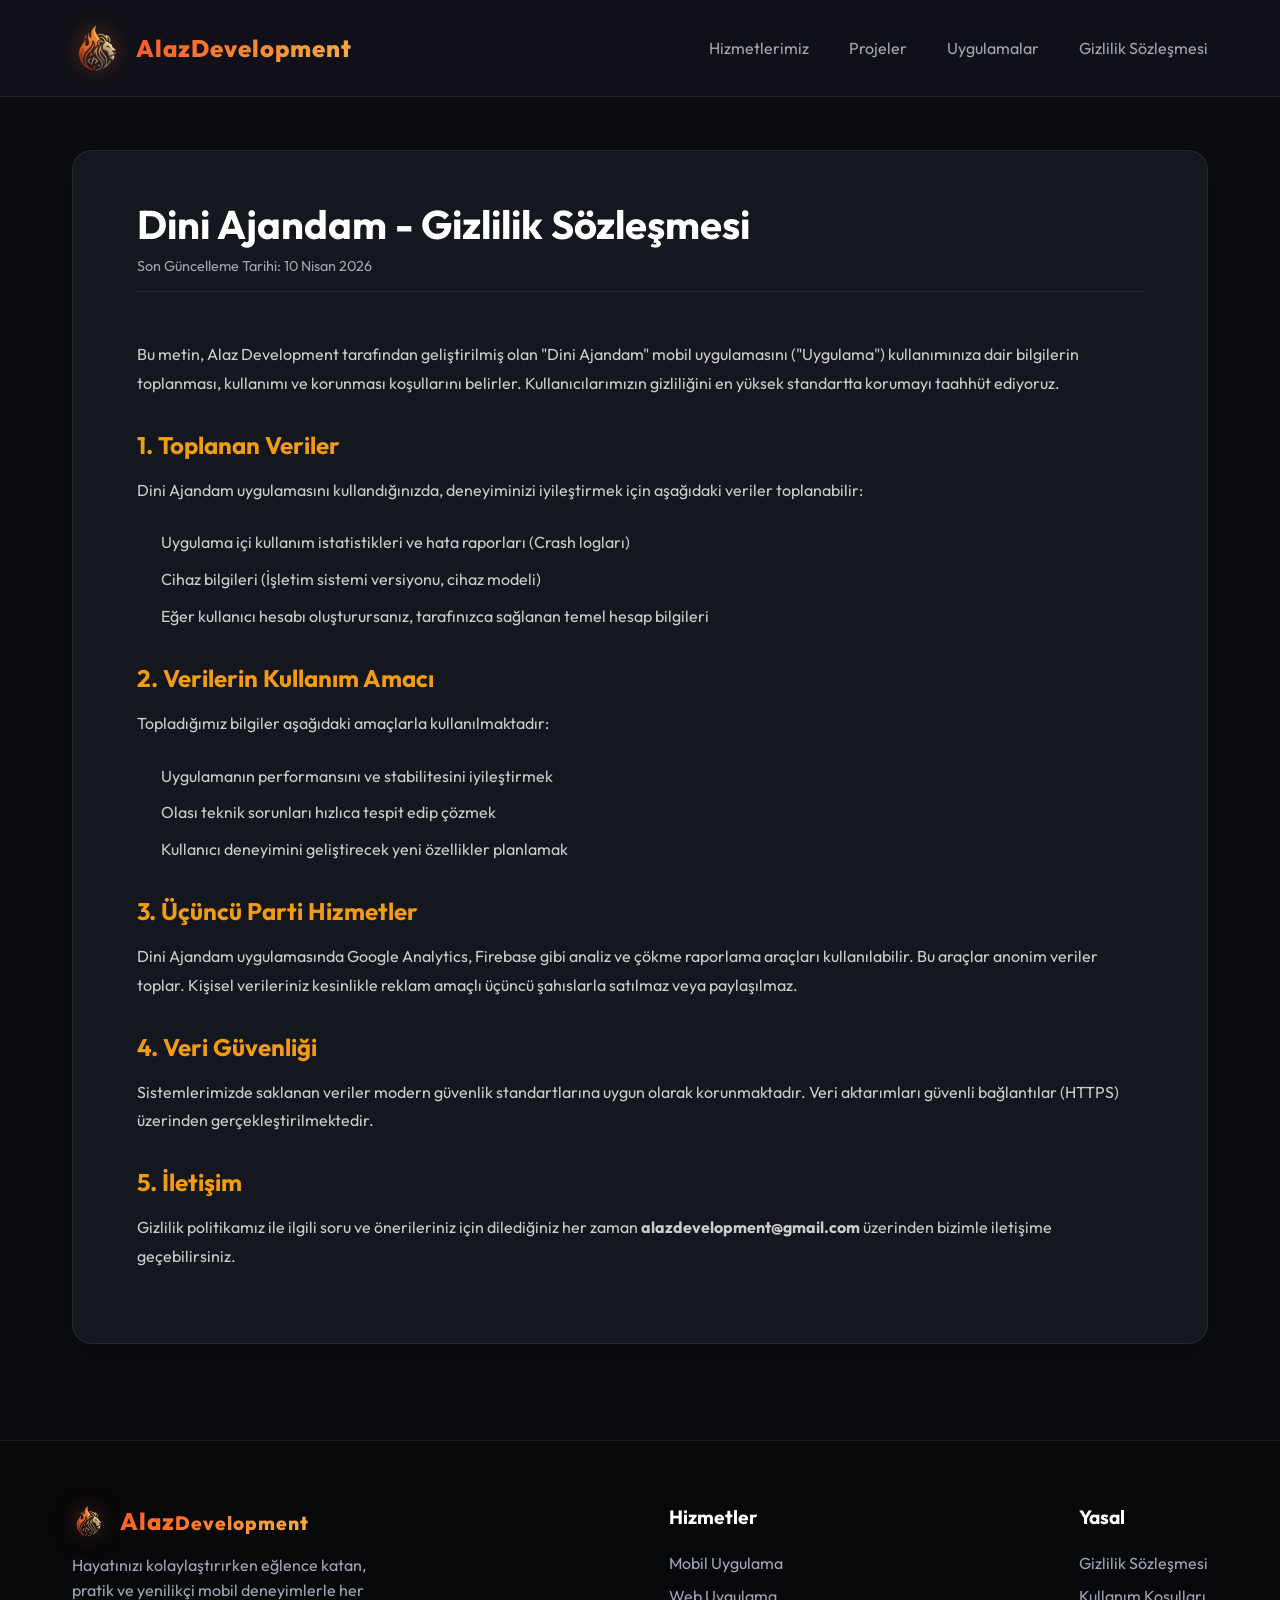
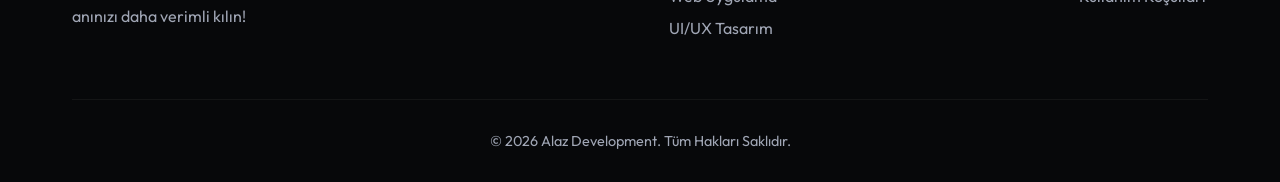
<file: dini-ajandam-gizlilik.html>
<!DOCTYPE html>
<html lang="tr">

<head>
    <meta charset="UTF-8">
    <meta name="viewport" content="width=device-width, initial-scale=1.0">
    <title>Dini Ajandam - Gizlilik Sözleşmesi | Alaz Development</title>
    <meta name="description" content="Dini Ajandam uygulaması gizlilik politikası.">

    <!-- CSS -->
    <link rel="stylesheet" href="assets/css/style.css">
</head>

<body>

    <!-- Header -->
    <header>
        <div class="container nav-container">
            <a href="index" class="logo-wrapper">
                <img src="assets/img/logo.png" alt="Alaz Development Logo">
                <span class="logo-text text-gradient">Alaz<span style="color: white">Development</span></span>
            </a>
            <nav>
                <ul>
                    <li><a href="index#hizmetler">Hizmetlerimiz</a></li>
                    <li><a href="index">Projeler</a></li>
                    <li><a href="uygulamalar">Uygulamalar</a></li>
                    <li><a href="gizlilik-sozlesmesi">Gizlilik Sözleşmesi</a></li>
                </ul>
            </nav>
        </div>
    </header>

    <!-- Legal Content -->
    <main class="legal-page">
        <div class="container">
            <div class="legal-content">
                <h1>Dini Ajandam - Gizlilik Sözleşmesi</h1>
                <div class="legal-meta">Son Güncelleme Tarihi: 10 Nisan 2026</div>

                <p>Bu metin, Alaz Development tarafından geliştirilmiş olan "Dini Ajandam" mobil uygulamasını
                    ("Uygulama")
                    kullanımınıza dair bilgilerin toplanması, kullanımı ve korunması koşullarını belirler.
                    Kullanıcılarımızın gizliliğini en
                    yüksek standartta korumayı taahhüt ediyoruz.</p>

                <h2>1. Toplanan Veriler</h2>
                <p>Dini Ajandam uygulamasını kullandığınızda, deneyiminizi iyileştirmek için aşağıdaki veriler
                    toplanabilir:</p>
                <ul>
                    <li>Uygulama içi kullanım istatistikleri ve hata raporları (Crash logları)</li>
                    <li>Cihaz bilgileri (İşletim sistemi versiyonu, cihaz modeli)</li>
                    <li>Eğer kullanıcı hesabı oluşturursanız, tarafınızca sağlanan temel hesap bilgileri</li>
                </ul>

                <h2>2. Verilerin Kullanım Amacı</h2>
                <p>Topladığımız bilgiler aşağıdaki amaçlarla kullanılmaktadır:</p>
                <ul>
                    <li>Uygulamanın performansını ve stabilitesini iyileştirmek</li>
                    <li>Olası teknik sorunları hızlıca tespit edip çözmek</li>
                    <li>Kullanıcı deneyimini geliştirecek yeni özellikler planlamak</li>
                </ul>

                <h2>3. Üçüncü Parti Hizmetler</h2>
                <p>Dini Ajandam uygulamasında Google Analytics, Firebase gibi analiz ve çökme raporlama araçları
                    kullanılabilir.
                    Bu araçlar anonim veriler toplar. Kişisel verileriniz kesinlikle reklam amaçlı üçüncü şahıslarla
                    satılmaz veya paylaşılmaz.</p>

                <h2>4. Veri Güvenliği</h2>
                <p>Sistemlerimizde saklanan veriler modern güvenlik standartlarına uygun olarak korunmaktadır.
                    Veri aktarımları güvenli bağlantılar (HTTPS) üzerinden gerçekleştirilmektedir.</p>

                <h2>5. İletişim</h2>
                <p>Gizlilik politikamız ile ilgili soru ve önerileriniz için dilediğiniz her zaman
                    <strong>alazdevelopment@gmail.com</strong> üzerinden bizimle iletişime geçebilirsiniz.
                </p>
            </div>
        </div>
    </main>

    <!-- Footer -->
    <footer>
        <div class="container">
            <div class="footer-top">
                <div class="footer-brand">
                    <a href="index" class="logo-wrapper" style="margin-bottom: 1rem;">
                        <img src="assets/img/logo.png" alt="Alaz Development Logo" style="height: 32px">
                        <span class="logo-text text-gradient">Alaz<span
                                style="color: white; font-size: 1.2rem;">Development</span></span>
                    </a>
                    <p>Hayatınızı kolaylaştırırken eğlence katan, pratik ve yenilikçi mobil deneyimlerle her anınızı
                        daha verimli kılın!</p>
                </div>

                <div class="footer-links">
                    <h4>Hizmetler</h4>
                    <ul>
                        <li><a href="index#hizmetler">Mobil Uygulama</a></li>
                        <li><a href="index#hizmetler">Web Uygulama</a></li>
                        <li><a href="index#hizmetler">UI/UX Tasarım</a></li>
                    </ul>
                </div>

                <div class="footer-links">
                    <h4>Yasal</h4>
                    <ul>
                        <li><a href="gizlilik-sozlesmesi">Gizlilik Sözleşmesi</a></li>
                        <li><a href="#">Kullanım Koşulları</a></li>
                    </ul>
                </div>
            </div>

            <div class="footer-bottom">
                <p>&copy; 2026 Alaz Development. Tüm Hakları Saklıdır.</p>
            </div>
        </div>
    </footer>

</body>

</html>
</file>
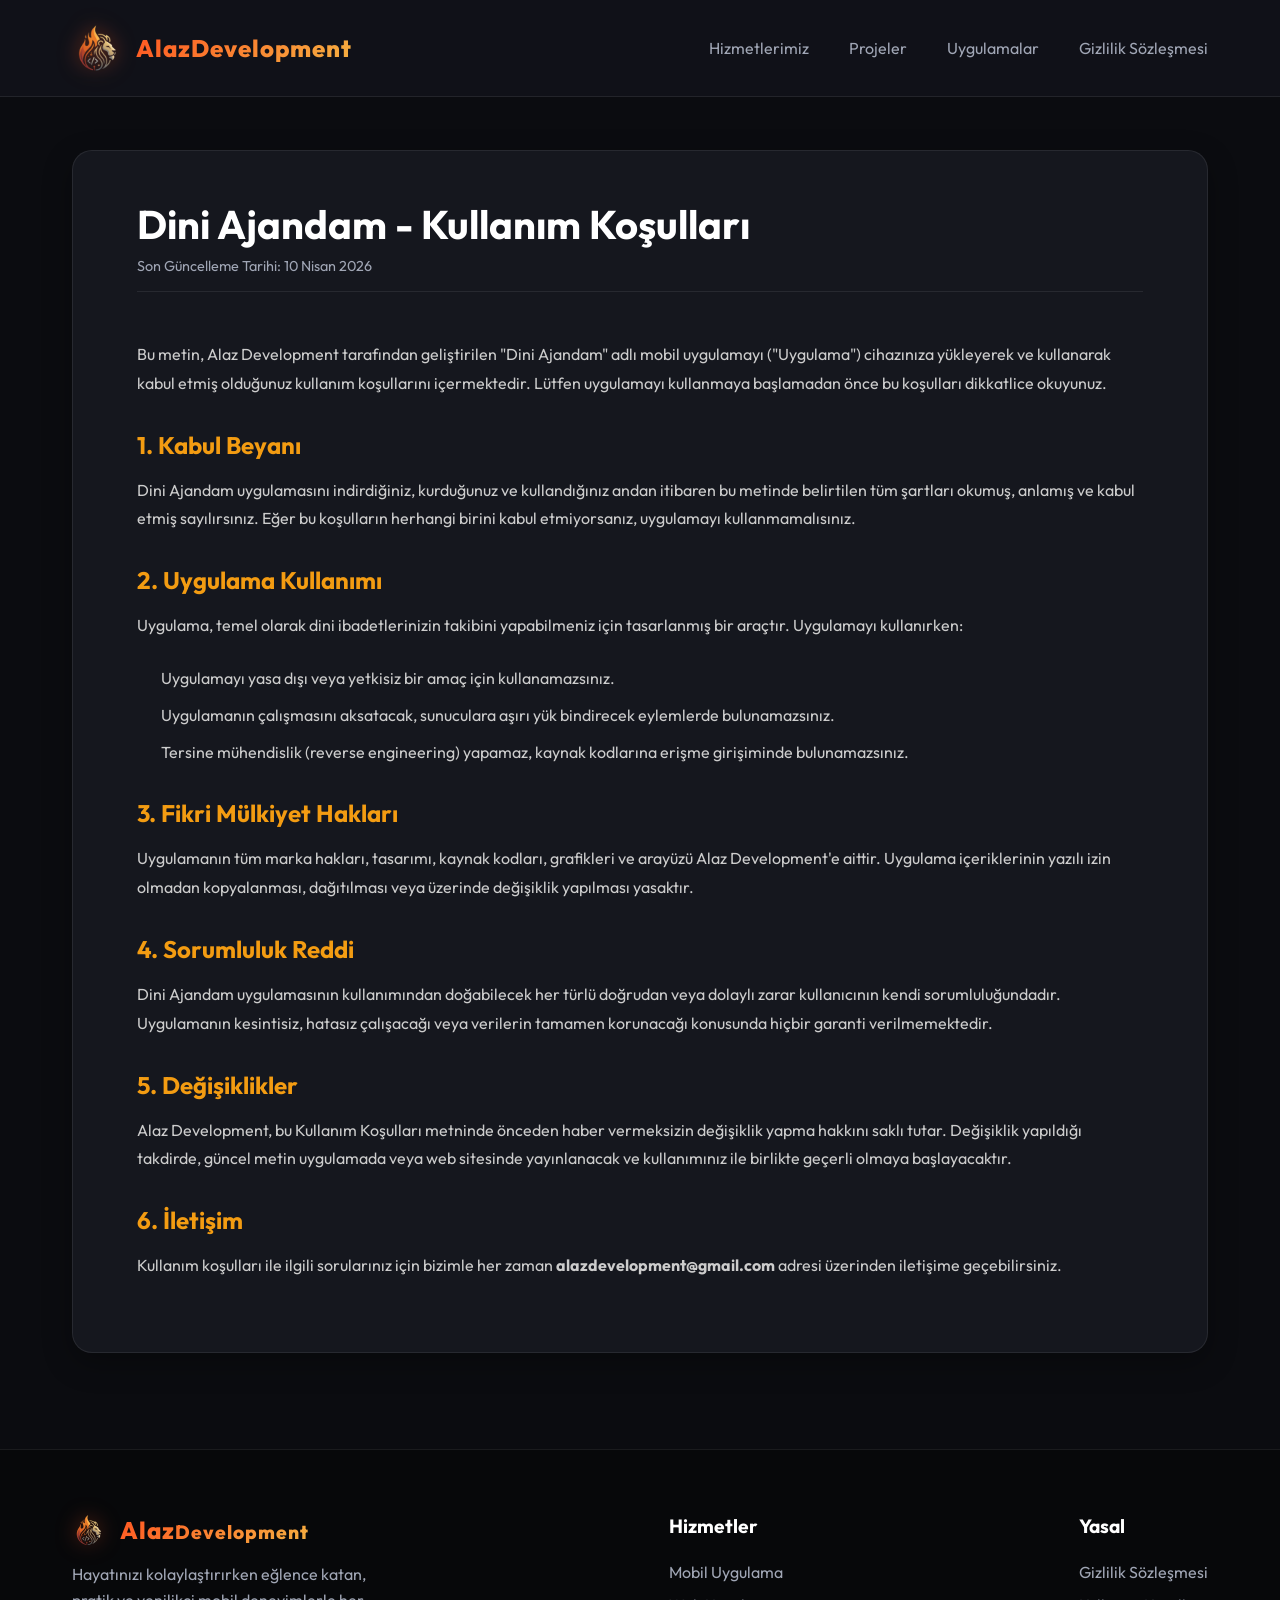
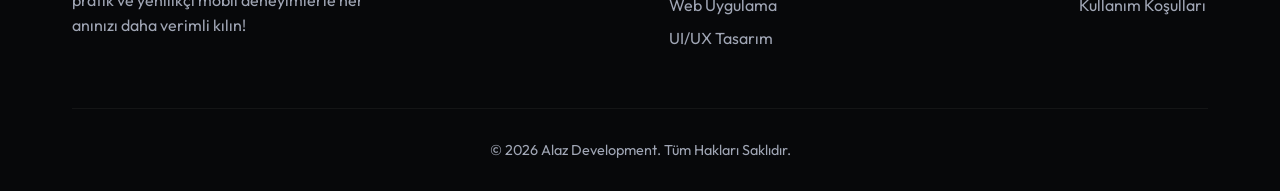
<file: dini-ajandam-kosullar.html>
<!DOCTYPE html>
<html lang="tr">

<head>
    <meta charset="UTF-8">
    <meta name="viewport" content="width=device-width, initial-scale=1.0">
    <title>Dini Ajandam - Kullanım Koşulları | Alaz Development</title>
    <meta name="description" content="Dini Ajandam uygulaması kullanım koşulları.">

    <!-- CSS -->
    <link rel="stylesheet" href="assets/css/style.css">
</head>

<body>

    <!-- Header -->
    <header>
        <div class="container nav-container">
            <a href="index" class="logo-wrapper">
                <img src="assets/img/logo.png" alt="Alaz Development Logo">
                <span class="logo-text text-gradient">Alaz<span style="color: white">Development</span></span>
            </a>
            <nav>
                <ul>
                    <li><a href="index#hizmetler">Hizmetlerimiz</a></li>
                    <li><a href="index">Projeler</a></li>
                    <li><a href="uygulamalar">Uygulamalar</a></li>
                    <li><a href="gizlilik-sozlesmesi">Gizlilik Sözleşmesi</a></li>
                </ul>
            </nav>
        </div>
    </header>

    <!-- Legal Content -->
    <main class="legal-page">
        <div class="container">
            <div class="legal-content">
                <h1>Dini Ajandam - Kullanım Koşulları</h1>
                <div class="legal-meta">Son Güncelleme Tarihi: 10 Nisan 2026</div>

                <p>Bu metin, Alaz Development tarafından geliştirilen "Dini Ajandam" adlı mobil uygulamayı ("Uygulama")
                    cihazınıza
                    yükleyerek ve kullanarak kabul etmiş olduğunuz kullanım koşullarını içermektedir. Lütfen uygulamayı
                    kullanmaya başlamadan
                    önce bu koşulları dikkatlice okuyunuz.</p>

                <h2>1. Kabul Beyanı</h2>
                <p>Dini Ajandam uygulamasını indirdiğiniz, kurduğunuz ve kullandığınız andan itibaren bu metinde
                    belirtilen tüm şartları okumuş,
                    anlamış ve kabul etmiş sayılırsınız. Eğer bu koşulların herhangi birini kabul etmiyorsanız,
                    uygulamayı kullanmamalısınız.</p>

                <h2>2. Uygulama Kullanımı</h2>
                <p>Uygulama, temel olarak dini ibadetlerinizin takibini yapabilmeniz için tasarlanmış bir araçtır.
                    Uygulamayı kullanırken:</p>
                <ul>
                    <li>Uygulamayı yasa dışı veya yetkisiz bir amaç için kullanamazsınız.</li>
                    <li>Uygulamanın çalışmasını aksatacak, sunuculara aşırı yük bindirecek eylemlerde bulunamazsınız.
                    </li>
                    <li>Tersine mühendislik (reverse engineering) yapamaz, kaynak kodlarına erişme girişiminde
                        bulunamazsınız.</li>
                </ul>

                <h2>3. Fikri Mülkiyet Hakları</h2>
                <p>Uygulamanın tüm marka hakları, tasarımı, kaynak kodları, grafikleri ve arayüzü Alaz Development'e
                    aittir.
                    Uygulama içeriklerinin yazılı izin olmadan kopyalanması, dağıtılması veya üzerinde değişiklik
                    yapılması yasaktır.</p>

                <h2>4. Sorumluluk Reddi</h2>
                <p>Dini Ajandam uygulamasının kullanımından doğabilecek her türlü doğrudan veya dolaylı zarar
                    kullanıcının kendi sorumluluğundadır.
                    Uygulamanın kesintisiz, hatasız çalışacağı veya verilerin tamamen korunacağı konusunda hiçbir
                    garanti verilmemektedir.</p>

                <h2>5. Değişiklikler</h2>
                <p>Alaz Development, bu Kullanım Koşulları metninde önceden haber vermeksizin değişiklik yapma hakkını
                    saklı tutar.
                    Değişiklik yapıldığı takdirde, güncel metin uygulamada veya web sitesinde yayınlanacak ve
                    kullanımınız ile birlikte
                    geçerli olmaya başlayacaktır.</p>

                <h2>6. İletişim</h2>
                <p>Kullanım koşulları ile ilgili sorularınız için bizimle her zaman
                    <strong>alazdevelopment@gmail.com</strong> adresi üzerinden iletişime geçebilirsiniz.
                </p>
            </div>
        </div>
    </main>

    <!-- Footer -->
    <footer>
        <div class="container">
            <div class="footer-top">
                <div class="footer-brand">
                    <a href="index" class="logo-wrapper" style="margin-bottom: 1rem;">
                        <img src="assets/img/logo.png" alt="Alaz Development Logo" style="height: 32px">
                        <span class="logo-text text-gradient">Alaz<span
                                style="color: white; font-size: 1.2rem;">Development</span></span>
                    </a>
                    <p>Hayatınızı kolaylaştırırken eğlence katan, pratik ve yenilikçi mobil deneyimlerle her anınızı
                        daha verimli kılın!</p>
                </div>

                <div class="footer-links">
                    <h4>Hizmetler</h4>
                    <ul>
                        <li><a href="index#hizmetler">Mobil Uygulama</a></li>
                        <li><a href="index#hizmetler">Web Uygulama</a></li>
                        <li><a href="index#hizmetler">UI/UX Tasarım</a></li>
                    </ul>
                </div>

                <div class="footer-links">
                    <h4>Yasal</h4>
                    <ul>
                        <li><a href="gizlilik-sozlesmesi">Gizlilik Sözleşmesi</a></li>
                        <li><a href="#">Kullanım Koşulları</a></li>
                    </ul>
                </div>
            </div>

            <div class="footer-bottom">
                <p>&copy; 2026 Alaz Development. Tüm Hakları Saklıdır.</p>
            </div>
        </div>
    </footer>

</body>

</html>
</file>
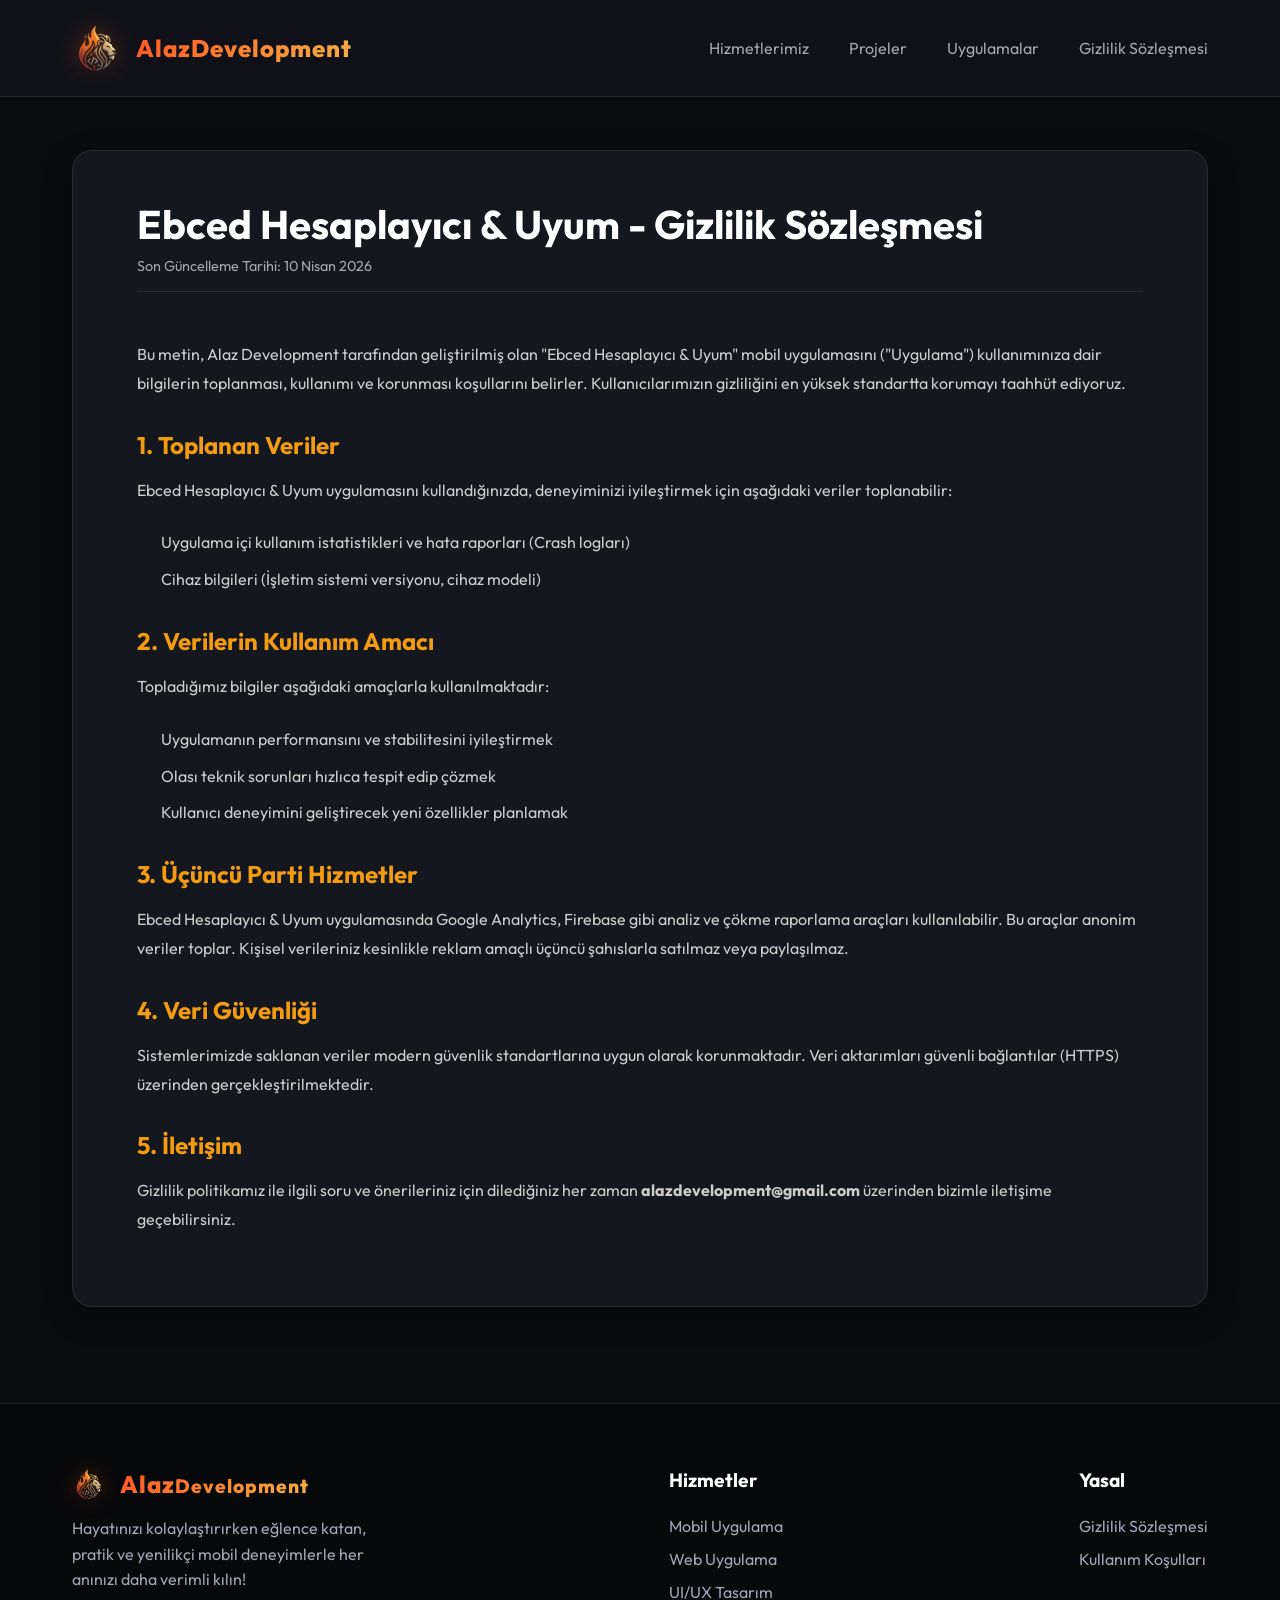
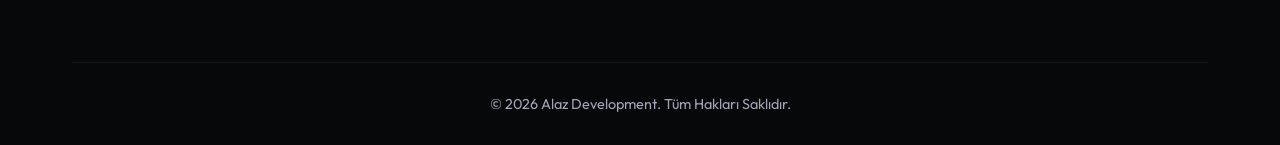
<file: ebced-hesaplayici-gizlilik.html>
<!DOCTYPE html>
<html lang="tr">

<head>
    <meta charset="UTF-8">
    <meta name="viewport" content="width=device-width, initial-scale=1.0">
    <title>Ebced Hesaplayıcı & Uyum - Gizlilik Sözleşmesi | Alaz Development</title>
    <meta name="description" content="Ebced Hesaplayıcı & Uyum uygulaması gizlilik politikası.">

    <!-- CSS -->
    <link rel="stylesheet" href="assets/css/style.css">
</head>

<body>

    <!-- Header -->
    <header>
        <div class="container nav-container">
            <a href="index" class="logo-wrapper">
                <img src="assets/img/logo.png" alt="Alaz Development Logo">
                <span class="logo-text text-gradient">Alaz<span style="color: white">Development</span></span>
            </a>
            <nav>
                <ul>
                    <li><a href="index#hizmetler">Hizmetlerimiz</a></li>
                    <li><a href="index">Projeler</a></li>
                    <li><a href="uygulamalar">Uygulamalar</a></li>
                    <li><a href="gizlilik-sozlesmesi">Gizlilik Sözleşmesi</a></li>
                </ul>
            </nav>
        </div>
    </header>

    <!-- Legal Content -->
    <main class="legal-page">
        <div class="container">
            <div class="legal-content">
                <h1>Ebced Hesaplayıcı & Uyum - Gizlilik Sözleşmesi</h1>
                <div class="legal-meta">Son Güncelleme Tarihi: 10 Nisan 2026</div>

                <p>Bu metin, Alaz Development tarafından geliştirilmiş olan "Ebced Hesaplayıcı & Uyum" mobil uygulamasını
                    ("Uygulama")
                    kullanımınıza dair bilgilerin toplanması, kullanımı ve korunması koşullarını belirler.
                    Kullanıcılarımızın gizliliğini en
                    yüksek standartta korumayı taahhüt ediyoruz.</p>

                <h2>1. Toplanan Veriler</h2>
                <p>Ebced Hesaplayıcı & Uyum uygulamasını kullandığınızda, deneyiminizi iyileştirmek için aşağıdaki veriler
                    toplanabilir:</p>
                <ul>
                    <li>Uygulama içi kullanım istatistikleri ve hata raporları (Crash logları)</li>
                    <li>Cihaz bilgileri (İşletim sistemi versiyonu, cihaz modeli)</li>
                </ul>

                <h2>2. Verilerin Kullanım Amacı</h2>
                <p>Topladığımız bilgiler aşağıdaki amaçlarla kullanılmaktadır:</p>
                <ul>
                    <li>Uygulamanın performansını ve stabilitesini iyileştirmek</li>
                    <li>Olası teknik sorunları hızlıca tespit edip çözmek</li>
                    <li>Kullanıcı deneyimini geliştirecek yeni özellikler planlamak</li>
                </ul>

                <h2>3. Üçüncü Parti Hizmetler</h2>
                <p>Ebced Hesaplayıcı & Uyum uygulamasında Google Analytics, Firebase gibi analiz ve çökme raporlama araçları
                    kullanılabilir.
                    Bu araçlar anonim veriler toplar. Kişisel verileriniz kesinlikle reklam amaçlı üçüncü şahıslarla
                    satılmaz veya paylaşılmaz.</p>

                <h2>4. Veri Güvenliği</h2>
                <p>Sistemlerimizde saklanan veriler modern güvenlik standartlarına uygun olarak korunmaktadır.
                    Veri aktarımları güvenli bağlantılar (HTTPS) üzerinden gerçekleştirilmektedir.</p>

                <h2>5. İletişim</h2>
                <p>Gizlilik politikamız ile ilgili soru ve önerileriniz için dilediğiniz her zaman
                    <strong>alazdevelopment@gmail.com</strong> üzerinden bizimle iletişime geçebilirsiniz.
                </p>
            </div>
        </div>
    </main>

    <!-- Footer -->
    <footer>
        <div class="container">
            <div class="footer-top">
                <div class="footer-brand">
                    <a href="index" class="logo-wrapper" style="margin-bottom: 1rem;">
                        <img src="assets/img/logo.png" alt="Alaz Development Logo" style="height: 32px">
                        <span class="logo-text text-gradient">Alaz<span
                                style="color: white; font-size: 1.2rem;">Development</span></span>
                    </a>
                    <p>Hayatınızı kolaylaştırırken eğlence katan, pratik ve yenilikçi mobil deneyimlerle her anınızı
                        daha verimli kılın!</p>
                </div>

                <div class="footer-links">
                    <h4>Hizmetler</h4>
                    <ul>
                        <li><a href="index#hizmetler">Mobil Uygulama</a></li>
                        <li><a href="index#hizmetler">Web Uygulama</a></li>
                        <li><a href="index#hizmetler">UI/UX Tasarım</a></li>
                    </ul>
                </div>

                <div class="footer-links">
                    <h4>Yasal</h4>
                    <ul>
                        <li><a href="gizlilik-sozlesmesi">Gizlilik Sözleşmesi</a></li>
                        <li><a href="#">Kullanım Koşulları</a></li>
                    </ul>
                </div>
            </div>

            <div class="footer-bottom">
                <p>&copy; 2026 Alaz Development. Tüm Hakları Saklıdır.</p>
            </div>
        </div>
    </footer>

</body>

</html>
</file>
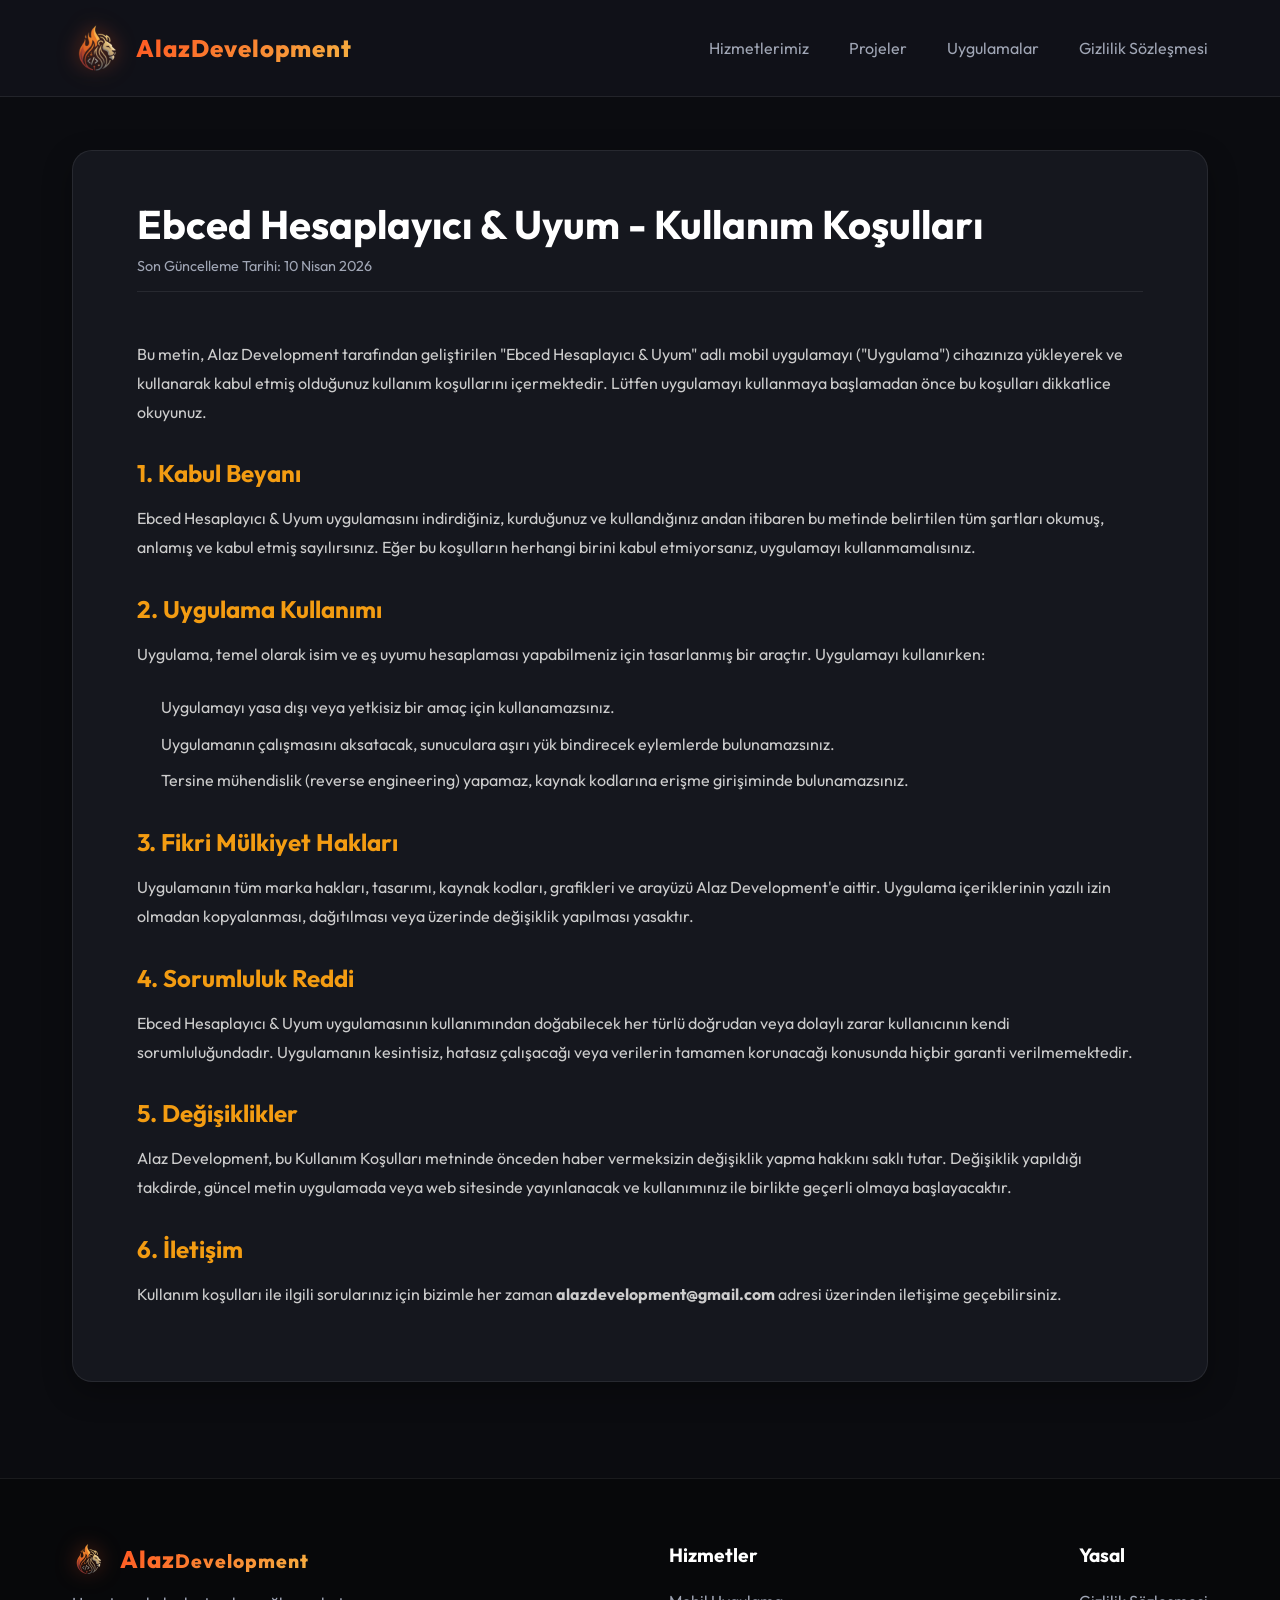
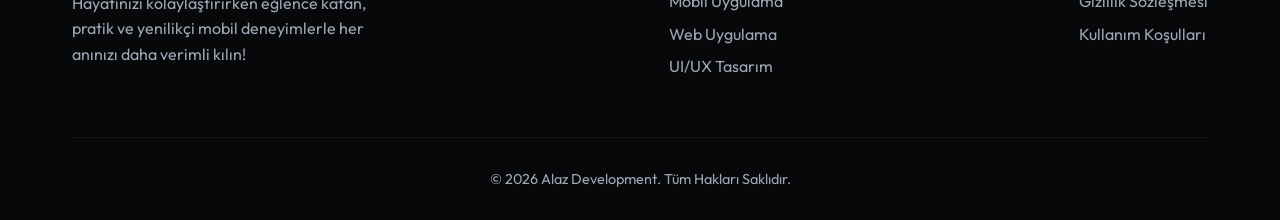
<file: ebced-hesaplayici-kosullar.html>
<!DOCTYPE html>
<html lang="tr">

<head>
    <meta charset="UTF-8">
    <meta name="viewport" content="width=device-width, initial-scale=1.0">
    <title>Ebced Hesaplayıcı & Uyum - Kullanım Koşulları | Alaz Development</title>
    <meta name="description" content="Ebced Hesaplayıcı & Uyum uygulaması kullanım koşulları.">

    <!-- CSS -->
    <link rel="stylesheet" href="assets/css/style.css">
</head>

<body>

    <!-- Header -->
    <header>
        <div class="container nav-container">
            <a href="index" class="logo-wrapper">
                <img src="assets/img/logo.png" alt="Alaz Development Logo">
                <span class="logo-text text-gradient">Alaz<span style="color: white">Development</span></span>
            </a>
            <nav>
                <ul>
                    <li><a href="index#hizmetler">Hizmetlerimiz</a></li>
                    <li><a href="index">Projeler</a></li>
                    <li><a href="uygulamalar">Uygulamalar</a></li>
                    <li><a href="gizlilik-sozlesmesi">Gizlilik Sözleşmesi</a></li>
                </ul>
            </nav>
        </div>
    </header>

    <!-- Legal Content -->
    <main class="legal-page">
        <div class="container">
            <div class="legal-content">
                <h1>Ebced Hesaplayıcı & Uyum - Kullanım Koşulları</h1>
                <div class="legal-meta">Son Güncelleme Tarihi: 10 Nisan 2026</div>

                <p>Bu metin, Alaz Development tarafından geliştirilen "Ebced Hesaplayıcı & Uyum" adlı mobil uygulamayı ("Uygulama")
                    cihazınıza
                    yükleyerek ve kullanarak kabul etmiş olduğunuz kullanım koşullarını içermektedir. Lütfen uygulamayı
                    kullanmaya başlamadan
                    önce bu koşulları dikkatlice okuyunuz.</p>

                <h2>1. Kabul Beyanı</h2>
                <p>Ebced Hesaplayıcı & Uyum uygulamasını indirdiğiniz, kurduğunuz ve kullandığınız andan itibaren bu metinde
                    belirtilen tüm şartları okumuş,
                    anlamış ve kabul etmiş sayılırsınız. Eğer bu koşulların herhangi birini kabul etmiyorsanız,
                    uygulamayı kullanmamalısınız.</p>

                <h2>2. Uygulama Kullanımı</h2>
                <p>Uygulama, temel olarak isim ve eş uyumu hesaplaması yapabilmeniz için tasarlanmış bir araçtır.
                    Uygulamayı kullanırken:</p>
                <ul>
                    <li>Uygulamayı yasa dışı veya yetkisiz bir amaç için kullanamazsınız.</li>
                    <li>Uygulamanın çalışmasını aksatacak, sunuculara aşırı yük bindirecek eylemlerde bulunamazsınız.
                    </li>
                    <li>Tersine mühendislik (reverse engineering) yapamaz, kaynak kodlarına erişme girişiminde
                        bulunamazsınız.</li>
                </ul>

                <h2>3. Fikri Mülkiyet Hakları</h2>
                <p>Uygulamanın tüm marka hakları, tasarımı, kaynak kodları, grafikleri ve arayüzü Alaz Development'e
                    aittir.
                    Uygulama içeriklerinin yazılı izin olmadan kopyalanması, dağıtılması veya üzerinde değişiklik
                    yapılması yasaktır.</p>

                <h2>4. Sorumluluk Reddi</h2>
                <p>Ebced Hesaplayıcı & Uyum uygulamasının kullanımından doğabilecek her türlü doğrudan veya dolaylı zarar
                    kullanıcının kendi sorumluluğundadır.
                    Uygulamanın kesintisiz, hatasız çalışacağı veya verilerin tamamen korunacağı konusunda hiçbir
                    garanti verilmemektedir.</p>

                <h2>5. Değişiklikler</h2>
                <p>Alaz Development, bu Kullanım Koşulları metninde önceden haber vermeksizin değişiklik yapma hakkını
                    saklı tutar.
                    Değişiklik yapıldığı takdirde, güncel metin uygulamada veya web sitesinde yayınlanacak ve
                    kullanımınız ile birlikte
                    geçerli olmaya başlayacaktır.</p>

                <h2>6. İletişim</h2>
                <p>Kullanım koşulları ile ilgili sorularınız için bizimle her zaman
                    <strong>alazdevelopment@gmail.com</strong> adresi üzerinden iletişime geçebilirsiniz.
                </p>
            </div>
        </div>
    </main>

    <!-- Footer -->
    <footer>
        <div class="container">
            <div class="footer-top">
                <div class="footer-brand">
                    <a href="index" class="logo-wrapper" style="margin-bottom: 1rem;">
                        <img src="assets/img/logo.png" alt="Alaz Development Logo" style="height: 32px">
                        <span class="logo-text text-gradient">Alaz<span
                                style="color: white; font-size: 1.2rem;">Development</span></span>
                    </a>
                    <p>Hayatınızı kolaylaştırırken eğlence katan, pratik ve yenilikçi mobil deneyimlerle her anınızı
                        daha verimli kılın!</p>
                </div>

                <div class="footer-links">
                    <h4>Hizmetler</h4>
                    <ul>
                        <li><a href="index#hizmetler">Mobil Uygulama</a></li>
                        <li><a href="index#hizmetler">Web Uygulama</a></li>
                        <li><a href="index#hizmetler">UI/UX Tasarım</a></li>
                    </ul>
                </div>

                <div class="footer-links">
                    <h4>Yasal</h4>
                    <ul>
                        <li><a href="gizlilik-sozlesmesi">Gizlilik Sözleşmesi</a></li>
                        <li><a href="#">Kullanım Koşulları</a></li>
                    </ul>
                </div>
            </div>

            <div class="footer-bottom">
                <p>&copy; 2026 Alaz Development. Tüm Hakları Saklıdır.</p>
            </div>
        </div>
    </footer>

</body>

</html>
</file>
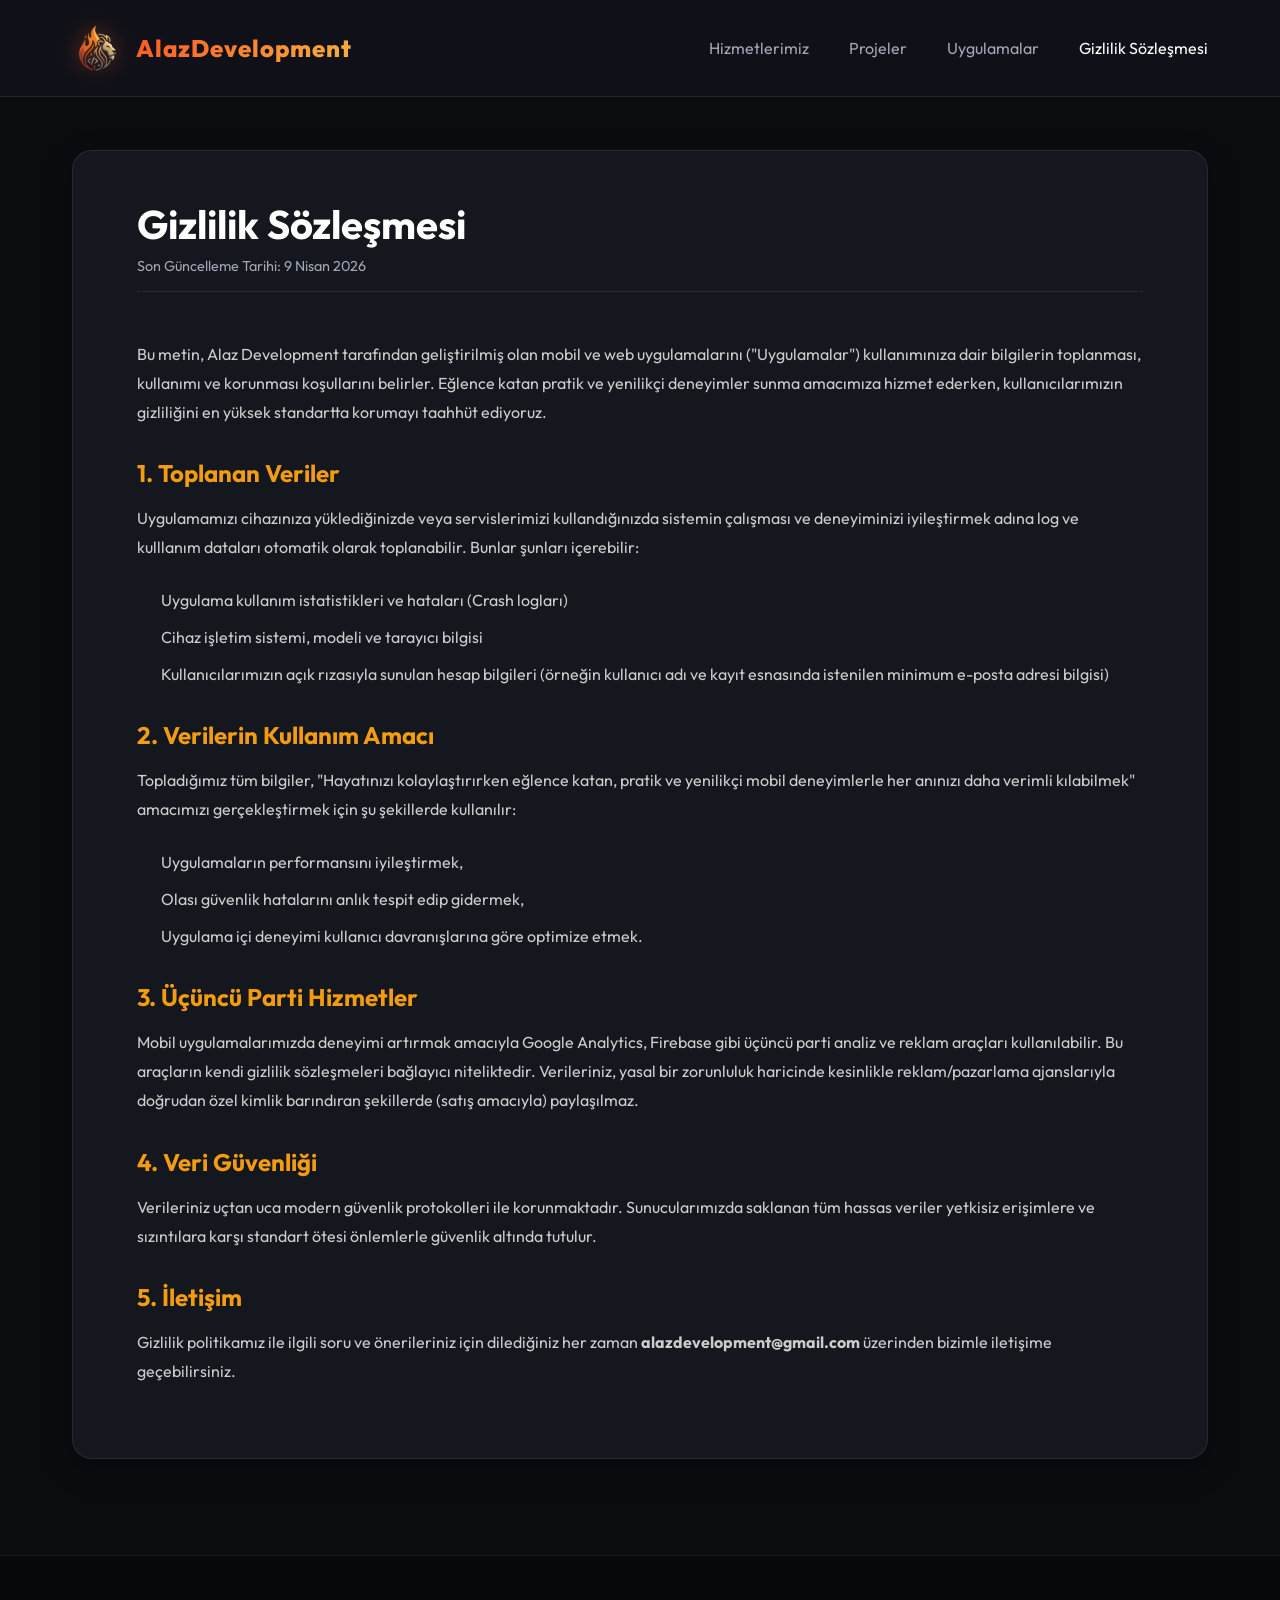
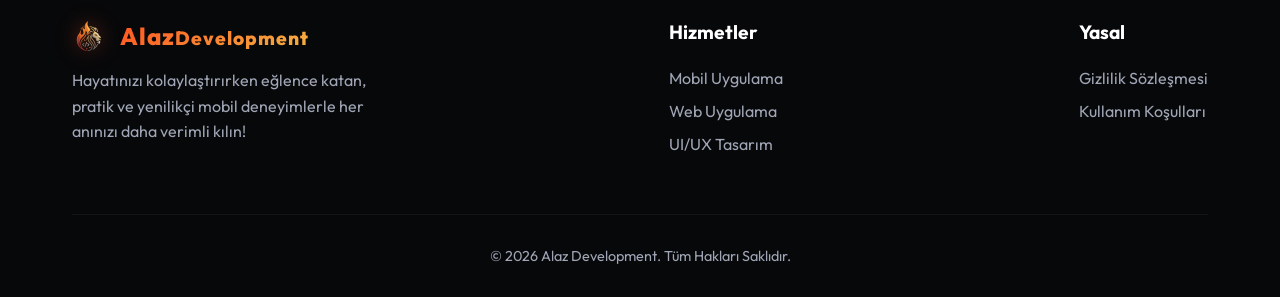
<file: gizlilik-sozlesmesi.html>
<!DOCTYPE html>
<html lang="tr">

<head>
    <meta charset="UTF-8">
    <meta name="viewport" content="width=device-width, initial-scale=1.0">
    <title>Gizlilik Sözleşmesi | Alaz Development</title>
    <meta name="description" content="Alaz Development mobil uygulamaları ve web hizmetleri gizlilik politikası.">

    <!-- CSS -->
    <link rel="stylesheet" href="assets/css/style.css">
</head>

<body>

    <!-- Header -->
    <header>
        <div class="container nav-container">
            <a href="index" class="logo-wrapper">
                <img src="assets/img/logo.png" alt="Alaz Development Logo">
                <span class="logo-text text-gradient">Alaz<span style="color: white">Development</span></span>
            </a>
            <nav>
                <ul>
                    <li><a href="index#hizmetler">Hizmetlerimiz</a></li>
                    <li><a href="index">Projeler</a></li>
                    <li><a href="uygulamalar">Uygulamalar</a></li>
                    <li><a href="gizlilik-sozlesmesi" style="color: white">Gizlilik Sözleşmesi</a></li>
                </ul>
            </nav>
        </div>
    </header>

    <!-- Legal Content -->
    <main class="legal-page">
        <div class="container">
            <div class="legal-content">
                <h1>Gizlilik Sözleşmesi</h1>
                <div class="legal-meta">Son Güncelleme Tarihi: 9 Nisan 2026</div>

                <p>Bu metin, Alaz Development tarafından geliştirilmiş olan mobil ve web uygulamalarını ("Uygulamalar")
                    kullanımınıza dair bilgilerin toplanması, kullanımı ve korunması koşullarını belirler. Eğlence katan
                    pratik ve yenilikçi deneyimler sunma amacımıza hizmet ederken, kullanıcılarımızın gizliliğini en
                    yüksek standartta korumayı taahhüt ediyoruz.</p>

                <h2>1. Toplanan Veriler</h2>
                <p>Uygulamamızı cihazınıza yüklediğinizde veya servislerimizi kullandığınızda sistemin çalışması ve
                    deneyiminizi iyileştirmek adına log ve kulllanım dataları otomatik olarak toplanabilir. Bunlar
                    şunları içerebilir:</p>
                <ul>
                    <li>Uygulama kullanım istatistikleri ve hataları (Crash logları)</li>
                    <li>Cihaz işletim sistemi, modeli ve tarayıcı bilgisi</li>
                    <li>Kullanıcılarımızın açık rızasıyla sunulan hesap bilgileri (örneğin kullanıcı adı ve kayıt
                        esnasında istenilen minimum e-posta adresi bilgisi)</li>
                </ul>

                <h2>2. Verilerin Kullanım Amacı</h2>
                <p>Topladığımız tüm bilgiler, "Hayatınızı kolaylaştırırken eğlence katan, pratik ve yenilikçi mobil
                    deneyimlerle her anınızı daha verimli kılabilmek" amacımızı gerçekleştirmek için şu şekillerde
                    kullanılır:</p>
                <ul>
                    <li>Uygulamaların performansını iyileştirmek,</li>
                    <li>Olası güvenlik hatalarını anlık tespit edip gidermek,</li>
                    <li>Uygulama içi deneyimi kullanıcı davranışlarına göre optimize etmek.</li>
                </ul>

                <h2>3. Üçüncü Parti Hizmetler</h2>
                <p>Mobil uygulamalarımızda deneyimi artırmak amacıyla Google Analytics, Firebase gibi üçüncü parti
                    analiz ve reklam araçları kullanılabilir. Bu araçların kendi gizlilik sözleşmeleri bağlayıcı
                    niteliktedir. Verileriniz, yasal bir zorunluluk haricinde kesinlikle reklam/pazarlama ajanslarıyla
                    doğrudan özel kimlik barındıran şekillerde (satış amacıyla) paylaşılmaz.</p>

                <h2>4. Veri Güvenliği</h2>
                <p>Verileriniz uçtan uca modern güvenlik protokolleri ile korunmaktadır. Sunucularımızda saklanan tüm
                    hassas veriler yetkisiz erişimlere ve sızıntılara karşı standart ötesi önlemlerle güvenlik altında
                    tutulur.</p>

                <h2>5. İletişim</h2>
                <p>Gizlilik politikamız ile ilgili soru ve önerileriniz için dilediğiniz her zaman
                    <strong>alazdevelopment@gmail.com</strong> üzerinden bizimle iletişime geçebilirsiniz.
                </p>
            </div>
        </div>
    </main>

    <!-- Footer -->
    <footer>
        <div class="container">
            <div class="footer-top">
                <div class="footer-brand">
                    <a href="index" class="logo-wrapper" style="margin-bottom: 1rem;">
                        <img src="assets/img/logo.png" alt="Alaz Development Logo" style="height: 32px">
                        <span class="logo-text text-gradient">Alaz<span
                                style="color: white; font-size: 1.2rem;">Development</span></span>
                    </a>
                    <p>Hayatınızı kolaylaştırırken eğlence katan, pratik ve yenilikçi mobil deneyimlerle her anınızı
                        daha verimli kılın!</p>
                </div>

                <div class="footer-links">
                    <h4>Hizmetler</h4>
                    <ul>
                        <li><a href="index#hizmetler">Mobil Uygulama</a></li>
                        <li><a href="index#hizmetler">Web Uygulama</a></li>
                        <li><a href="index#hizmetler">UI/UX Tasarım</a></li>
                    </ul>
                </div>

                <div class="footer-links">
                    <h4>Yasal</h4>
                    <ul>
                        <li><a href="gizlilik-sozlesmesi">Gizlilik Sözleşmesi</a></li>
                        <li><a href="#">Kullanım Koşulları</a></li>
                    </ul>
                </div>
            </div>

            <div class="footer-bottom">
                <p>&copy; 2026 Alaz Development. Tüm Hakları Saklıdır.</p>
            </div>
        </div>
    </footer>

</body>

</html>
</file>
<file: assets/css/style.css>
@import url('https://fonts.googleapis.com/css2?family=Outfit:wght@300;400;600;700;800&display=swap');

:root {
  --bg-color: #0b0c10;
  --bg-color-light: #15171e;
  --text-main: #ffffff;
  --text-muted: #a0a6b5;
  --accent-orange: #ff5722;
  --accent-orange-glow: rgba(255, 87, 34, 0.4);
  --accent-gold: #f39c12;
  --accent-gold-glow: rgba(243, 156, 18, 0.4);
  --gradient-flame: linear-gradient(135deg, #ff5722, #f5b041);
  --glass-bg: rgba(21, 23, 30, 0.6);
  --glass-border: rgba(255, 255, 255, 0.08);
}

* {
  margin: 0;
  padding: 0;
  box-sizing: border-box;
}

html, body {
  font-family: 'Outfit', sans-serif;
  background-color: var(--bg-color);
  color: var(--text-main);
  scroll-behavior: smooth;
  overflow-x: hidden;
}

a {
  text-decoration: none;
  color: inherit;
  transition: all 0.3s ease;
}

ul {
  list-style: none;
}

/* --- Layout Defaults --- */
.container {
  max-width: 1200px;
  margin: 0 auto;
  padding: 0 2rem;
}

/* --- Utility Classes --- */
.text-gradient {
  background: var(--gradient-flame);
  -webkit-background-clip: text;
  -webkit-text-fill-color: transparent;
  background-clip: text;
}

.btn-primary {
  display: inline-block;
  background: var(--gradient-flame);
  color: white;
  padding: 0.8rem 2rem;
  border-radius: 50px;
  font-weight: 600;
  font-size: 1.1rem;
  box-shadow: 0 8px 25px var(--accent-orange-glow);
  transition: transform 0.3s ease, box-shadow 0.3s ease;
}

.btn-primary:hover {
  transform: translateY(-3px);
  box-shadow: 0 12px 35px rgba(255, 87, 34, 0.6);
}

.btn-secondary {
  display: inline-block;
  background: transparent;
  color: var(--text-main);
  padding: 0.8rem 2rem;
  border: 1px solid rgba(255, 255, 255, 0.2);
  border-radius: 50px;
  font-weight: 600;
  font-size: 1.1rem;
  transition: all 0.3s ease;
}

.btn-secondary:hover {
  background: rgba(255, 255, 255, 0.05);
  border-color: var(--accent-gold);
}

/* --- Header / Navbar --- */
header {
  position: fixed;
  top: 0;
  left: 0;
  width: 100%;
  z-index: 1000;
  padding: 1.5rem 0;
  backdrop-filter: blur(12px);
  -webkit-backdrop-filter: blur(12px);
  background: var(--glass-bg);
  border-bottom: 1px solid var(--glass-border);
  transition: all 0.3s ease;
}

.nav-container {
  display: flex;
  justify-content: space-between;
  align-items: center;
}

.logo-wrapper {
  display: flex;
  align-items: center;
  gap: 1rem;
}

.logo-wrapper img {
  height: 48px;
  width: auto;
  filter: drop-shadow(0 0 10px rgba(255, 87, 34, 0.5));
}

.logo-text {
  font-size: 1.5rem;
  font-weight: 800;
  letter-spacing: 1px;
}

nav ul {
  display: flex;
  gap: 2.5rem;
}

nav ul li a {
  font-size: 1rem;
  font-weight: 400;
  color: var(--text-muted);
}

nav ul li a:hover {
  color: var(--text-main);
  text-shadow: 0 0 8px rgba(255, 255, 255, 0.5);
}

/* --- Hero Section --- */
.hero {
  min-height: 100vh;
  display: flex;
  align-items: center;
  padding-top: 100px; /* Offset for fixed header */
  position: relative;
  overflow: hidden;
}

/* Ambient Background Glow */
.hero::before {
  content: '';
  position: absolute;
  top: 20%;
  left: -10%;
  width: 50vw;
  height: 50vw;
  background: radial-gradient(circle, rgba(255,87,34,0.15) 0%, rgba(11,12,16,0) 70%);
  border-radius: 50%;
  z-index: -1;
}

.hero::after {
  content: '';
  position: absolute;
  bottom: 0;
  right: -10%;
  width: 40vw;
  height: 40vw;
  background: radial-gradient(circle, rgba(243,156,18,0.1) 0%, rgba(11,12,16,0) 70%);
  border-radius: 50%;
  z-index: -1;
}

.hero-grid {
  display: grid;
  grid-template-columns: 1fr 1fr;
  gap: 4rem;
  align-items: center;
}

.hero-content {
  animation: fadeUp 1s ease-out;
}

.hero-title {
  font-size: 3.5rem;
  line-height: 1.2;
  font-weight: 800;
  margin-bottom: 1.5rem;
}

.hero-mission {
  font-size: 1.25rem;
  line-height: 1.7;
  color: var(--text-muted);
  margin-bottom: 2.5rem;
  border-left: 4px solid var(--accent-orange);
  padding-left: 1.5rem;
}

.hero-actions {
  display: flex;
  gap: 1rem;
}

.hero-visual {
  position: relative;
  display: flex;
  justify-content: center;
  align-items: center;
  animation: float 6s ease-in-out infinite;
}

.hero-visual img {
  width: 100%;
  max-width: 450px;
  filter: drop-shadow(0 20px 40px rgba(255, 87, 34, 0.4));
  position: relative;
  z-index: 2;
}

/* --- Services Section --- */
.services {
  padding: 6rem 0;
  background-color: var(--bg-color);
  position: relative;
}

.section-header {
  text-align: center;
  margin-bottom: 4rem;
}

.section-title {
  font-size: 2.5rem;
  font-weight: 700;
  margin-bottom: 1rem;
}

.section-desc {
  color: var(--text-muted);
  font-size: 1.1rem;
  max-width: 600px;
  margin: 0 auto;
}

.services-grid {
  display: grid;
  grid-template-columns: repeat(auto-fit, minmax(300px, 1fr));
  gap: 2rem;
}

.service-card {
  background: var(--bg-color-light);
  border: 1px solid var(--glass-border);
  border-radius: 20px;
  padding: 2.5rem 2rem;
  text-align: left;
  transition: all 0.4s ease;
  position: relative;
  overflow: hidden;
  z-index: 1;
}

.service-card::before {
  content: '';
  position: absolute;
  top: 0;
  left: 0;
  width: 100%;
  height: 100%;
  background: var(--gradient-flame);
  opacity: 0;
  z-index: -1;
  transition: opacity 0.4s ease;
}

.service-card:hover {
  transform: translateY(-10px);
  border-color: rgba(255, 87, 34, 0.5);
  box-shadow: 0 20px 40px rgba(0,0,0,0.4), 0 0 20px rgba(255, 87, 34, 0.1);
}

.service-icon {
  font-size: 2.5rem;
  color: var(--accent-gold);
  margin-bottom: 1.5rem;
  display: inline-block;
}

.service-card h3 {
  font-size: 1.5rem;
  margin-bottom: 1rem;
  font-weight: 600;
}

.service-card p {
  color: var(--text-muted);
  line-height: 1.6;
}

/* --- Tech Stack Banner (Optional nice addition) --- */
.tech-banner {
  background: var(--bg-color-light);
  border-top: 1px solid var(--glass-border);
  border-bottom: 1px solid var(--glass-border);
  padding: 3rem 0;
  text-align: center;
}

.tech-banner h4 {
  color: var(--text-muted);
  font-weight: 400;
  margin-bottom: 2rem;
  letter-spacing: 2px;
  text-transform: uppercase;
  font-size: 0.9rem;
}

/* --- Legal / Privacy Page Content --- */
.legal-page {
  padding-top: 150px;
  padding-bottom: 6rem;
}

.legal-content {
  background: var(--bg-color-light);
  border: 1px solid var(--glass-border);
  border-radius: 20px;
  padding: 3rem 4rem;
  box-shadow: 0 10px 30px rgba(0,0,0,0.3);
}

.legal-content h1 {
  font-size: 2.5rem;
  margin-bottom: 0.5rem;
}

.legal-meta {
  color: var(--text-muted);
  font-size: 0.9rem;
  margin-bottom: 3rem;
  padding-bottom: 1rem;
  border-bottom: 1px solid var(--glass-border);
}

.legal-content h2 {
  font-size: 1.5rem;
  color: var(--accent-gold);
  margin: 2rem 0 1rem 0;
}

.legal-content p, .legal-content ul {
  color: #cccccc;
  line-height: 1.8;
  margin-bottom: 1.5rem;
}

.legal-content ul {
  padding-left: 1.5rem;
}

.legal-content li {
  margin-bottom: 0.5rem;
}

/* --- Footer --- */
footer {
  background: #07080a;
  padding: 4rem 0 2rem 0;
  border-top: 1px solid var(--glass-border);
}

.footer-top {
  display: flex;
  justify-content: space-between;
  align-items: flex-start;
  margin-bottom: 3rem;
  flex-wrap: wrap;
  gap: 2rem;
}

.footer-brand {
  max-width: 300px;
}

.footer-brand p {
  color: var(--text-muted);
  margin-top: 1rem;
  line-height: 1.6;
}

.footer-links h4 {
  font-size: 1.2rem;
  margin-bottom: 1.5rem;
  color: white;
}

.footer-links ul li {
  margin-bottom: 0.8rem;
}

.footer-links ul li a {
  color: var(--text-muted);
}

.footer-links ul li a:hover {
  color: var(--accent-orange);
}

.footer-bottom {
  text-align: center;
  padding-top: 2rem;
  border-top: 1px solid rgba(255, 255, 255, 0.05);
  color: var(--text-muted);
  font-size: 0.9rem;
}

/* --- Animations --- */
@keyframes fadeUp {
  from {
    opacity: 0;
    transform: translateY(30px);
  }
  to {
    opacity: 1;
    transform: translateY(0);
  }
}

@keyframes float {
  0% { transform: translateY(0px); }
  50% { transform: translateY(-15px); }
  100% { transform: translateY(0px); }
}

/* --- Responsive --- */
@media (max-width: 900px) {
  .hero-grid {
    grid-template-columns: 1fr;
    text-align: center;
  }
  
  .hero-mission {
    border-left: none;
    border-top: 4px solid var(--accent-orange);
    padding-left: 0;
    padding-top: 1.5rem;
    margin: 0 auto 2.5rem auto;
    max-width: 600px;
  }
  
  .hero-actions {
    justify-content: center;
  }
  
  .hero-visual {
    grid-row: 1; /* Move image to top on mobile */
  }

  .nav-container ul {
    display: none; /* simple mobile menu hidden for now */
  }
}

@media (max-width: 768px) {
  .hero-title {
    font-size: 2.5rem;
  }
  .legal-content {
    padding: 2rem;
  }
}
</file>
